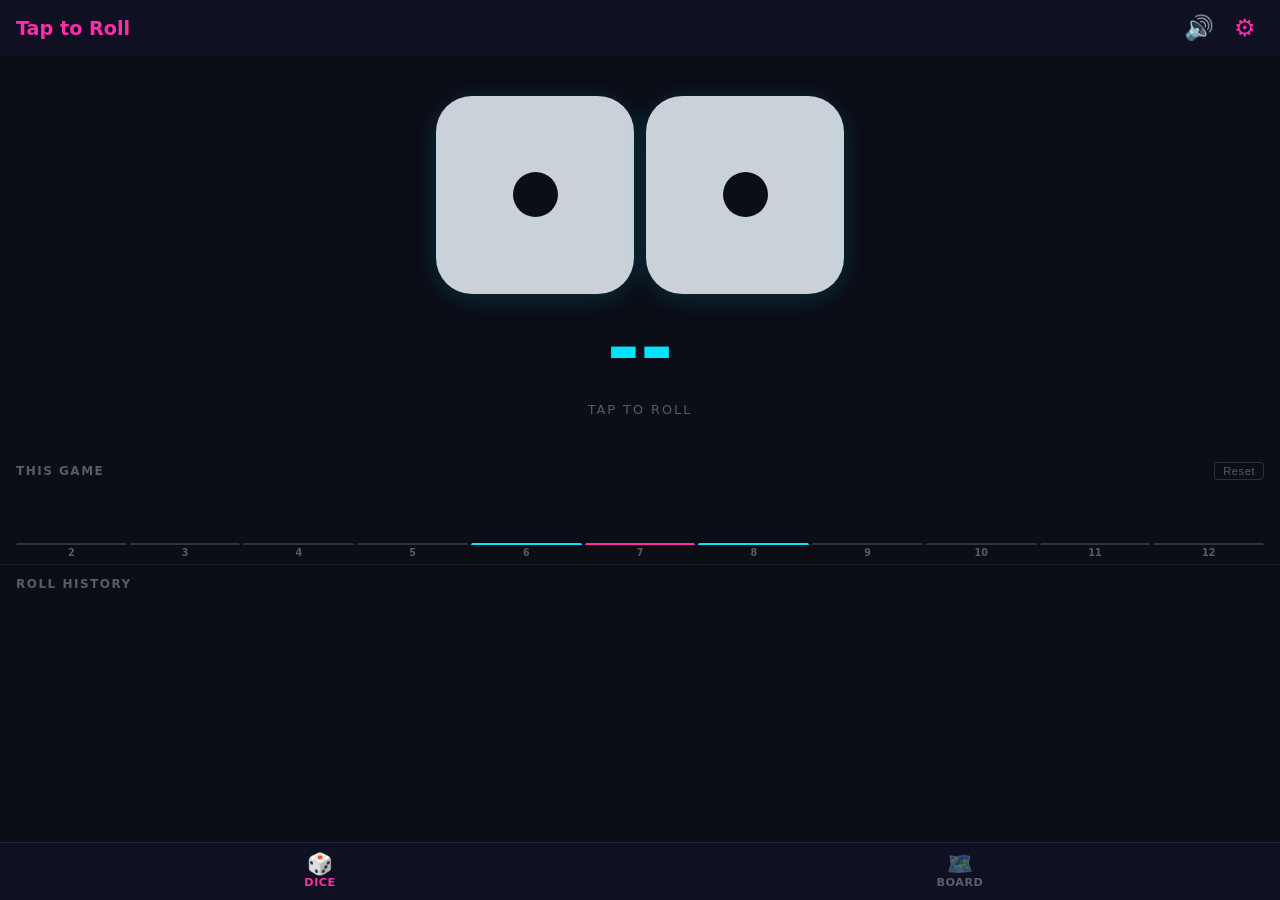
<file: index.html>
<!DOCTYPE html>
<html lang="en">
<head>
  <meta charset="UTF-8">
  <meta name="viewport" content="width=device-width, initial-scale=1.0">
  <meta name="theme-color" content="#0B0D17">
  <meta name="apple-mobile-web-app-capable" content="yes">
  <meta name="apple-mobile-web-app-status-bar-style" content="black-translucent">
  <meta name="apple-mobile-web-app-title" content="Catan Dice">
  <link rel="manifest" href="manifest.json">
  <link rel="icon" href="icons/icon.svg" type="image/svg+xml">
  <link rel="apple-touch-icon" href="icons/icon-192.png">
  <title>Catan Dice Roller</title>
  <link rel="stylesheet" href="style.css">
</head>
<body>
  <div id="app">

    <header>
      <div id="player-display">Tap to Roll</div>
      <div class="header-btns">
        <button id="pause-btn" class="hidden" aria-label="Pause">&#9646;&#9646;</button>
        <button id="mute-btn" aria-label="Mute">🔊</button>
        <button id="settings-btn" aria-label="Settings">&#9881;</button>
      </div>
    </header>

    <div id="roll-area">
      <div id="dice-container"></div>

      <div id="roll-result">
        <div id="roll-sum">--</div>
        <div id="robber-label" class="hidden">ROBBER!</div>
      </div>

      <div id="tap-hint">Tap to Roll</div>
    </div>

    <div id="timer-bar-container" class="hidden">
      <div id="timer-bar"></div>
    </div>

    <button id="resume-btn" class="hidden">&#9654; Resume Auto-Roll</button>

    <div id="stats-panel">
      <div class="stats-header">
        <h2>This Game</h2>
        <span id="deck-progress"></span>
        <button id="reset-stats-btn">Reset</button>
      </div>
      <div id="stats-chart"></div>
    </div>

    <div id="history-panel">
      <div class="history-header">
        <h2>Roll History</h2>
        <span id="roll-counter"></span>
      </div>
      <ol id="history-list"></ol>
    </div>

  </div>

  <!-- Settings Panel -->
  <div id="settings-overlay" class="hidden">
    <div id="settings-panel">
      <div class="settings-header">
        <h2>Settings</h2>
        <button id="close-settings">&#10005;</button>
      </div>

      <div class="settings-body">
      <div class="setting-row">
        <label for="theme-btn">Theme</label>
        <button id="theme-btn">🌙 Dark</button>
      </div>

      <div class="setting-row">
        <label for="dice-count">Number of Dice</label>
        <select id="dice-count">
          <option value="1">1</option>
          <option value="2" selected>2</option>
          <option value="3">3</option>
          <option value="4">4</option>
          <option value="5">5</option>
        </select>
      </div>

      <div class="setting-row">
        <label for="die-sides">Die Type</label>
        <select id="die-sides">
          <option value="4">d4</option>
          <option value="6" selected>d6</option>
          <option value="8">d8</option>
          <option value="10">d10</option>
          <option value="12">d12</option>
          <option value="20">d20</option>
        </select>
      </div>

      <div class="setting-row">
        <label for="player-count">Number of Players</label>
        <select id="player-count">
          <option value="1">1</option>
          <option value="2">2</option>
          <option value="3">3</option>
          <option value="4" selected>4</option>
          <option value="5">5</option>
          <option value="6">6</option>
        </select>
      </div>

      <div id="player-names-section" class="hidden">
        <div class="setting-section-label">Player Names</div>
        <div id="player-name-inputs"></div>
      </div>

      <div class="setting-row">
        <label for="auto-roll-toggle">Auto-Roll</label>
        <input type="checkbox" id="auto-roll-toggle">
      </div>

      <div class="setting-row" id="interval-row">
        <label for="roll-interval">Seconds Between Rolls</label>
        <input type="number" id="roll-interval" min="5" max="300" value="30">
      </div>

      <div class="setting-row" id="pause-row">
        <label for="pause-on-robber">Pause on Robber</label>
        <input type="checkbox" id="pause-on-robber" checked>
      </div>

      <div class="setting-row" id="announce-name-row">
        <label for="announce-name-toggle">Say Name Every Roll</label>
        <input type="checkbox" id="announce-name-toggle" checked>
      </div>

      <div class="setting-row">
        <label for="voice-select">Voice</label>
        <div class="voice-controls">
          <select id="voice-select"><option value="">Default</option></select>
          <button id="voice-test-btn">Test</button>
        </div>
      </div>

      <div class="setting-row" id="fair-roll-row">
        <label for="fair-roll-toggle">Fair Roll <span class="setting-hint">(2d6 only)</span></label>
        <input type="checkbox" id="fair-roll-toggle">
      </div>

      <button id="install-btn" class="hidden">Install App</button>
      </div><!-- end settings-body -->
    </div>
  </div>

  <nav class="bottom-nav">
    <a href="index.html" class="nav-tab active">
      <span class="nav-icon">🎲</span>
      <span class="nav-label">Dice</span>
    </a>
    <a href="board.html" class="nav-tab">
      <span class="nav-icon">🗺️</span>
      <span class="nav-label">Board</span>
    </a>
  </nav>

  <script src="app.js"></script>
</body>
</html>
</file>
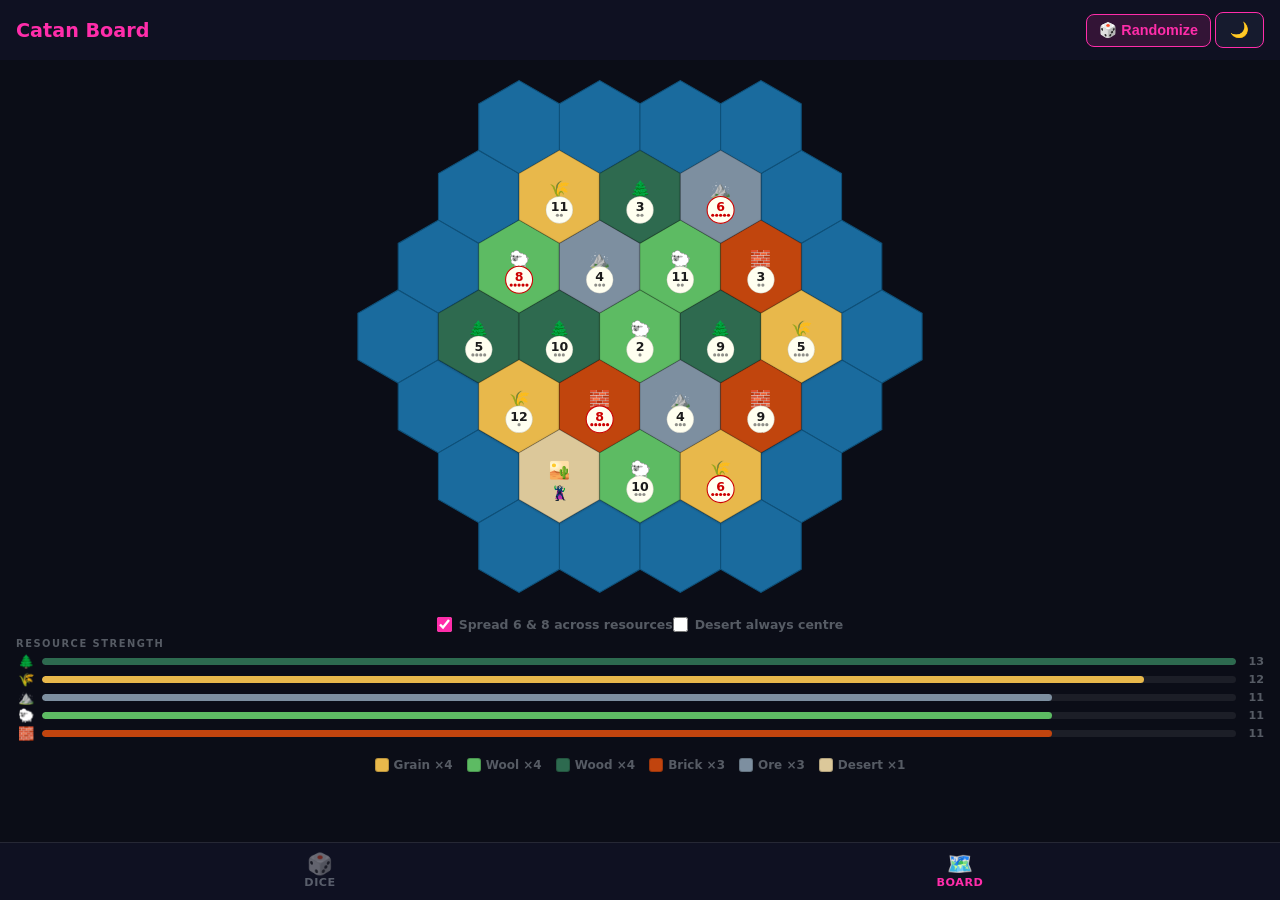
<file: board.html>
<!DOCTYPE html>
<html lang="en" data-theme="dark">
<head>
  <meta charset="UTF-8">
  <meta name="viewport" content="width=device-width, initial-scale=1.0">
  <meta name="theme-color" content="#0B0D17">
  <meta name="apple-mobile-web-app-capable" content="yes">
  <meta name="apple-mobile-web-app-status-bar-style" content="black-translucent">
  <meta name="apple-mobile-web-app-title" content="Catan Dice">
  <title>Catan Board</title>
  <link rel="manifest" href="manifest.json">
  <link rel="icon" href="icons/icon.svg" type="image/svg+xml">
  <link rel="apple-touch-icon" href="icons/icon-192.png">
  <link rel="stylesheet" href="style.css">
  <link rel="stylesheet" href="board.css">
  <script>
    // Apply theme before render to prevent flash
    document.documentElement.setAttribute('data-theme', localStorage.getItem('theme') || 'dark');
  </script>
</head>
<body>
  <div id="app">

    <header>
      <div id="board-title">Catan Board</div>
      <div class="header-btns">
        <button id="randomize-btn" aria-label="Randomize">🎲 Randomize</button>
        <button id="theme-btn" aria-label="Toggle theme">🌙</button>
      </div>
    </header>

    <main id="board-main">
      <div id="board-container">
        <svg id="board-svg" viewBox="-410 -375 820 750" xmlns="http://www.w3.org/2000/svg"
             preserveAspectRatio="xMidYMid meet"></svg>
      </div>

      <div id="board-options">
        <label class="board-option-row" for="balanced-toggle">
          <input type="checkbox" id="balanced-toggle" checked>
          <span>Spread 6 &amp; 8 across resources</span>
        </label>
        <label class="board-option-row" for="desert-center-toggle">
          <input type="checkbox" id="desert-center-toggle">
          <span>Desert always centre</span>
        </label>
      </div>

      <div id="pip-totals"></div>

      <div id="board-legend">
        <div class="legend-item"><span class="legend-swatch" style="background:#E8B84B"></span>Grain ×4</div>
        <div class="legend-item"><span class="legend-swatch" style="background:#5DBB63"></span>Wool ×4</div>
        <div class="legend-item"><span class="legend-swatch" style="background:#2D6A4F"></span>Wood ×4</div>
        <div class="legend-item"><span class="legend-swatch" style="background:#C1440E"></span>Brick ×3</div>
        <div class="legend-item"><span class="legend-swatch" style="background:#7D8FA0"></span>Ore ×3</div>
        <div class="legend-item"><span class="legend-swatch" style="background:#DCC89A"></span>Desert ×1</div>
      </div>
    </main>

    <nav class="bottom-nav">
      <a href="index.html" class="nav-tab">
        <span class="nav-icon">🎲</span>
        <span class="nav-label">Dice</span>
      </a>
      <a href="board.html" class="nav-tab active">
        <span class="nav-icon">🗺️</span>
        <span class="nav-label">Board</span>
      </a>
    </nav>

  </div>
  <script src="board.js"></script>
</body>
</html>
</file>
<file: style.css>
*, *::before, *::after {
  box-sizing: border-box;
  margin: 0;
  padding: 0;
}

:root {
  --red: #CC2200;

  /* Dark theme (default) */
  --bg:                #0B0D17;
  --header-bg:         #0f1122;
  --settings-bg:       #0f1122;
  --input-bg:          #161b2e;
  --text:              #C9D1D9;
  --accent:            #FF2DAA;
  --accent-fg:         #0B0D17;
  --accent-dim:        rgba(255, 45, 170, 0.15);
  --roll-color:        #00E5FF;
  --badge-color:       #7C4DFF;
  --badge-dim:         rgba(124, 77, 255, 0.2);
  --history-bg:        rgba(255, 255, 255, 0.05);
  --history-robber-bg: rgba(255, 45, 170, 0.12);
  --robber-text:       #FF2DAA;
  --hint-color:        rgba(201, 209, 217, 0.4);
  --pip-color:         #0B0D17;
  --die-bg:            #C9D1D9;
  --die-shadow:        0 4px 24px rgba(0, 229, 255, 0.15);
}

[data-theme="light"] {
  --bg:                #f5eed8;
  --header-bg:         #e2d9c0;
  --settings-bg:       #ece3ca;
  --input-bg:          #d8cfb5;
  --text:              #1e3d1b;
  --accent:            #7a5c0f;
  --accent-fg:         #f5eed8;
  --accent-dim:        rgba(122, 92, 15, 0.12);
  --roll-color:        #7a5c0f;
  --badge-color:       #5c3d8f;
  --badge-dim:         rgba(92, 61, 143, 0.12);
  --history-bg:        rgba(0, 0, 0, 0.07);
  --history-robber-bg: rgba(204, 34, 0, 0.1);
  --robber-text:       #8B2000;
  --hint-color:        rgba(30, 61, 27, 0.4);
  --pip-color:         #1a1a1a;
  --die-bg:            #ffffff;
  --die-shadow:        0 4px 16px rgba(0, 0, 0, 0.15);
}

body {
  background: var(--bg);
  color: var(--text);
  font-family: system-ui, -apple-system, sans-serif;
  height: 100dvh;
  display: flex;
  flex-direction: column;
  overflow: hidden;
  user-select: none;
  -webkit-tap-highlight-color: transparent;
  transition: background 0.25s, color 0.25s;
}

#app {
  display: flex;
  flex-direction: column;
  height: 100%;
  overflow: hidden;
  padding-bottom: 58px; /* room for bottom nav */
}

/* Header */
header {
  display: flex;
  justify-content: space-between;
  align-items: center;
  padding: 12px 16px;
  background: var(--header-bg);
  flex-shrink: 0;
  transition: background 0.25s;
}

#player-display {
  font-size: 1.2rem;
  font-weight: 600;
  color: var(--accent);
}

.header-btns {
  display: flex;
  align-items: center;
  gap: 4px;
}

#settings-btn,
#pause-btn,
#mute-btn {
  background: none;
  border: none;
  font-size: 1.5rem;
  color: var(--accent);
  cursor: pointer;
  padding: 4px 8px;
  line-height: 1;
}

#theme-btn {
  background: var(--input-bg);
  border: 1px solid var(--accent);
  color: var(--accent);
  padding: 8px 14px;
  border-radius: 8px;
  font-size: 0.95rem;
  cursor: pointer;
  font-weight: 600;
  white-space: nowrap;
}

#pause-btn.paused {
  color: #ffaa55;
}

/* Roll Area */
#roll-area {
  flex-shrink: 0;
  display: flex;
  flex-direction: column;
  align-items: center;
  justify-content: center;
  padding: 24px 16px 20px;
  gap: 14px;
  cursor: pointer;
  min-height: 44vh;
  transition: background 0.4s;
}

#roll-area:active {
  background: rgba(255, 255, 255, 0.05);
}

#roll-area.robber {
  animation: robber-flash 0.6s ease forwards;
  background: rgba(204, 34, 0, 0.15);
}

@keyframes robber-flash {
  0%   { background: rgba(204, 34, 0, 0.7); }
  100% { background: rgba(204, 34, 0, 0.15); }
}

/* Dice */
#dice-container {
  display: flex;
  gap: 12px;
  align-items: center;
  flex-wrap: wrap;
  justify-content: center;
}

.die {
  width: var(--die-size, 22vmin);
  height: var(--die-size, 22vmin);
  background: var(--die-bg);
  border-radius: 4vmin;
  display: grid;
  grid-template-columns: 1fr 1fr 1fr;
  grid-template-rows: 1fr 1fr 1fr;
  padding: 2.5vmin;
  gap: 1vmin;
  box-shadow: var(--die-shadow);
  transition: box-shadow 0.25s;
}

.die--number {
  display: flex;
  align-items: center;
  justify-content: center;
}

.die-val {
  font-size: calc(var(--die-size, 22vmin) * 0.42);
  font-weight: 900;
  color: var(--pip-color);
  line-height: 1;
}

.die.rolling {
  animation: shake 0.5s ease;
}

@keyframes shake {
  0%   { transform: translate(0, 0) rotate(0deg); }
  15%  { transform: translate(-4px, 2px) rotate(-6deg); }
  30%  { transform: translate(4px, -3px) rotate(6deg); }
  45%  { transform: translate(-3px, 3px) rotate(-4deg); }
  60%  { transform: translate(3px, -1px) rotate(4deg); }
  75%  { transform: translate(-1px, 2px) rotate(-2deg); }
  100% { transform: translate(0, 0) rotate(0deg); }
}

.pip {
  border-radius: 50%;
  background: var(--pip-color);
  visibility: hidden;
  width: 100%;
  height: 100%;
}

/* Pip grid positions */
.p1 { grid-area: 1 / 1; }
.p2 { grid-area: 1 / 3; }
.p3 { grid-area: 2 / 1; }
.p4 { grid-area: 2 / 2; }
.p5 { grid-area: 2 / 3; }
.p6 { grid-area: 3 / 1; }
.p7 { grid-area: 3 / 3; }

/* Face definitions */
.face-1 .p4                                           { visibility: visible; }
.face-2 .p2, .face-2 .p6                             { visibility: visible; }
.face-3 .p2, .face-3 .p4, .face-3 .p6               { visibility: visible; }
.face-4 .p1, .face-4 .p2, .face-4 .p6, .face-4 .p7  { visibility: visible; }
.face-5 .p1, .face-5 .p2, .face-5 .p4,
.face-5 .p6, .face-5 .p7                             { visibility: visible; }
.face-6 .p1, .face-6 .p2, .face-6 .p3,
.face-6 .p5, .face-6 .p6, .face-6 .p7               { visibility: visible; }

/* Roll result */
#roll-result {
  text-align: center;
  line-height: 1;
}

#roll-sum {
  font-size: 5rem;
  font-weight: 900;
  color: var(--roll-color);
  line-height: 1;
}

#robber-label {
  font-size: 1.6rem;
  font-weight: 900;
  color: var(--red);
  letter-spacing: 3px;
  margin-top: 4px;
  animation: pulse-red 1s ease infinite alternate;
}

@keyframes pulse-red {
  from { opacity: 1; }
  to   { opacity: 0.6; }
}

#tap-hint {
  font-size: 0.8rem;
  color: var(--hint-color);
  letter-spacing: 2px;
  text-transform: uppercase;
}

/* Timer bar */
#timer-bar-container {
  height: 5px;
  background: rgba(255, 255, 255, 0.12);
  flex-shrink: 0;
}

#timer-bar {
  height: 100%;
  background: var(--accent);
  width: 100%;
}

/* Resume button */
#resume-btn {
  margin: 10px 16px 0;
  padding: 14px;
  background: var(--accent);
  color: var(--accent-fg);
  border: none;
  border-radius: 10px;
  font-size: 1rem;
  font-weight: 700;
  cursor: pointer;
  flex-shrink: 0;
  letter-spacing: 0.5px;
}

/* History */
#history-panel {
  flex: 1;
  overflow-y: auto;
  padding: 12px 16px 16px;
  -webkit-overflow-scrolling: touch;
}

.history-header {
  display: flex;
  justify-content: space-between;
  align-items: center;
  margin-bottom: 8px;
}

#history-panel h2 {
  font-size: 0.75rem;
  text-transform: uppercase;
  letter-spacing: 1.5px;
  color: var(--hint-color);
}

#roll-counter {
  font-size: 0.65rem;
  color: var(--hint-color);
  font-weight: 600;
  letter-spacing: 0.5px;
}

#history-list {
  list-style: none;
  display: flex;
  flex-direction: column;
  gap: 5px;
}

#history-list li {
  padding: 8px 12px;
  background: var(--history-bg);
  border-radius: 8px;
  font-size: 1rem;
  display: flex;
  align-items: center;
  gap: 8px;
}

#history-list li.robber-entry {
  background: var(--history-robber-bg);
  color: var(--robber-text);
}

.history-player {
  font-size: 0.7rem;
  background: var(--badge-dim);
  color: var(--badge-color);
  padding: 2px 7px;
  border-radius: 4px;
  font-weight: 700;
  flex-shrink: 0;
}

.history-sum {
  font-weight: 700;
  margin-left: auto;
  font-size: 1.1rem;
}

/* Settings overlay */
#settings-overlay {
  position: fixed;
  inset: 0;
  background: rgba(0, 0, 0, 0.65);
  display: flex;
  align-items: flex-end;
  z-index: 100;
}

#settings-panel {
  width: 100%;
  background: var(--settings-bg);
  border-radius: 20px 20px 0 0;
  padding: 0;
  display: flex;
  flex-direction: column;
  max-height: 90dvh;
  transition: background 0.25s;
}

.settings-header {
  display: flex;
  justify-content: space-between;
  align-items: center;
  padding: 20px 20px 16px;
  flex-shrink: 0;
  border-bottom: 1px solid rgba(128, 128, 128, 0.15);
}

.settings-body {
  overflow-y: auto;
  -webkit-overflow-scrolling: touch;
  padding: 16px 20px 32px;
  display: flex;
  flex-direction: column;
  gap: 20px;
}

.settings-header h2 {
  font-size: 1.2rem;
  font-weight: 700;
  color: var(--accent);
}

#close-settings {
  background: none;
  border: none;
  color: var(--text);
  font-size: 1.2rem;
  cursor: pointer;
  padding: 4px 8px;
  opacity: 0.7;
}

.setting-row {
  display: flex;
  justify-content: space-between;
  align-items: center;
  gap: 16px;
}

.setting-row label {
  font-size: 1rem;
  flex: 1;
}

.setting-row select,
.setting-row input[type="number"] {
  background: var(--input-bg);
  border: 1px solid rgba(255, 255, 255, 0.3);
  color: var(--text);
  padding: 8px 12px;
  border-radius: 8px;
  font-size: 1rem;
  width: 80px;
  text-align: center;
}

[data-theme="light"] .setting-row select,
[data-theme="light"] .setting-row input[type="number"] {
  border-color: rgba(0, 0, 0, 0.2);
}

.setting-row input[type="checkbox"] {
  width: 22px;
  height: 22px;
  cursor: pointer;
  accent-color: var(--accent);
  flex-shrink: 0;
}

.voice-controls {
  display: flex;
  gap: 8px;
  align-items: center;
}

.voice-controls select {
  background: var(--input-bg);
  border: 1px solid rgba(255, 255, 255, 0.3);
  color: var(--text);
  padding: 8px 10px;
  border-radius: 8px;
  font-size: 0.9rem;
  max-width: 160px;
}

[data-theme="light"] .voice-controls select {
  border-color: rgba(0, 0, 0, 0.2);
}

#voice-test-btn {
  background: var(--accent-dim);
  border: 1px solid var(--accent);
  color: var(--accent);
  padding: 8px 12px;
  border-radius: 8px;
  font-size: 0.9rem;
  cursor: pointer;
  white-space: nowrap;
  flex-shrink: 0;
}

#install-btn {
  padding: 14px;
  background: var(--accent);
  color: var(--accent-fg);
  border: none;
  border-radius: 10px;
  font-size: 1rem;
  font-weight: 700;
  cursor: pointer;
}

/* Stats chart */
#stats-panel {
  padding: 10px 16px 6px;
  flex-shrink: 0;
  border-bottom: 1px solid rgba(128, 128, 128, 0.1);
}

.stats-header {
  display: flex;
  justify-content: space-between;
  align-items: center;
  margin-bottom: 6px;
}

#stats-panel h2 {
  font-size: 0.75rem;
  text-transform: uppercase;
  letter-spacing: 1.5px;
  color: var(--hint-color);
}

#deck-progress {
  font-size: 0.65rem;
  color: var(--accent);
  font-weight: 700;
  letter-spacing: 0.5px;
  margin-left: auto;
  margin-right: 8px;
}

#reset-stats-btn {
  background: none;
  border: 1px solid rgba(128, 128, 128, 0.3);
  color: var(--hint-color);
  font-size: 0.7rem;
  padding: 2px 8px;
  border-radius: 4px;
  cursor: pointer;
  letter-spacing: 0.5px;
}

.setting-hint {
  font-size: 0.75rem;
  opacity: 0.55;
}

#stats-chart {
  display: flex;
  gap: 3px;
  align-items: flex-end;
  height: 72px;
}

.stat-col {
  flex: 1;
  display: flex;
  flex-direction: column;
  align-items: center;
  height: 100%;
  position: relative;
  cursor: pointer;
}

.stat-col::after {
  content: attr(data-tooltip);
  position: absolute;
  bottom: calc(100% + 4px);
  left: 50%;
  transform: translateX(-50%);
  background: var(--text);
  color: var(--bg);
  padding: 3px 7px;
  border-radius: 5px;
  font-size: 0.65rem;
  white-space: nowrap;
  pointer-events: none;
  opacity: 0;
  transition: opacity 0.15s;
  z-index: 10;
}

.stat-col:hover::after,
.stat-col.active::after {
  opacity: 1;
}

.stat-count {
  font-size: 0.55rem;
  color: var(--hint-color);
  height: 12px;
  line-height: 12px;
  font-weight: 600;
}

.stat-bar-wrap {
  flex: 1;
  width: 100%;
  display: flex;
  align-items: flex-end;
}

.stat-bar {
  width: 100%;
  border-radius: 3px 3px 0 0;
  min-height: 2px;
  transition: height 0.35s ease;
}

.bar-robber { background: var(--accent); }
.bar-hot    { background: var(--roll-color); }
.bar-normal { background: var(--hint-color); opacity: 0.5; }

.stat-num {
  font-size: 0.6rem;
  color: var(--hint-color);
  margin-top: 2px;
  font-weight: 700;
}

/* Player names */
.setting-section-label {
  font-size: 0.75rem;
  text-transform: uppercase;
  letter-spacing: 1.5px;
  color: var(--hint-color);
  margin-bottom: 8px;
}

#player-name-inputs {
  display: flex;
  flex-direction: column;
  gap: 6px;
}

.name-input-row {
  display: flex;
  align-items: center;
  gap: 10px;
}

.name-input-row label {
  font-size: 0.85rem;
  color: var(--accent);
  font-weight: 700;
  width: 26px;
  flex-shrink: 0;
}

.player-name-input {
  flex: 1;
  background: var(--input-bg);
  border: 1px solid rgba(255, 255, 255, 0.3);
  color: var(--text);
  padding: 7px 10px;
  border-radius: 8px;
  font-size: 0.95rem;
}

[data-theme="light"] .player-name-input {
  border-color: rgba(0, 0, 0, 0.2);
}

.hidden {
  display: none !important;
}

/* Bottom nav */
.bottom-nav {
  position: fixed;
  bottom: 0;
  left: 0;
  right: 0;
  display: flex;
  background: var(--header-bg);
  border-top: 1px solid rgba(128, 128, 128, 0.2);
  z-index: 50;
  height: 58px;
}

.nav-tab {
  flex: 1;
  display: flex;
  flex-direction: column;
  align-items: center;
  justify-content: center;
  gap: 2px;
  text-decoration: none;
  color: var(--hint-color);
  font-size: 0.7rem;
  letter-spacing: 0.5px;
  transition: color 0.2s;
}

.nav-tab.active {
  color: var(--accent);
}

.nav-icon {
  font-size: 1.3rem;
  line-height: 1;
}

.nav-label {
  text-transform: uppercase;
  font-weight: 700;
}
</file>
<file: board.css>
/* Board page layout */
#board-title {
  font-size: 1.2rem;
  font-weight: 700;
  color: var(--accent);
}

#randomize-btn {
  background: var(--accent-dim);
  border: 1px solid var(--accent);
  color: var(--accent);
  padding: 7px 12px;
  border-radius: 8px;
  font-size: 0.9rem;
  font-weight: 600;
  cursor: pointer;
  white-space: nowrap;
}

#board-main {
  flex: 1;
  display: flex;
  flex-direction: column;
  overflow: hidden;
  padding-bottom: 60px; /* room for nav */
}

#board-container {
  flex: 1;
  display: flex;
  align-items: center;
  justify-content: center;
  padding: 8px;
  overflow: hidden;
}

#board-svg {
  width: 100%;
  height: 100%;
  max-height: calc(100vh - 180px);
  transform-origin: center center;
}

/* Pip totals */
#pip-totals {
  padding: 4px 16px 6px;
  flex-shrink: 0;
}

.pip-label {
  font-size: 0.62rem;
  text-transform: uppercase;
  letter-spacing: 1.5px;
  color: var(--hint-color);
  margin-bottom: 5px;
  font-weight: 700;
}

.pip-row {
  display: flex;
  align-items: center;
  gap: 6px;
  margin-bottom: 3px;
}

.pip-emoji {
  font-size: 0.82rem;
  width: 20px;
  text-align: center;
  flex-shrink: 0;
}

.pip-bar-wrap {
  flex: 1;
  height: 7px;
  background: rgba(128, 128, 128, 0.15);
  border-radius: 4px;
  overflow: hidden;
}

.pip-bar {
  height: 100%;
  border-radius: 4px;
  transition: width 0.35s ease;
}

.pip-count {
  font-size: 0.7rem;
  font-weight: 700;
  color: var(--hint-color);
  width: 22px;
  text-align: right;
  flex-shrink: 0;
}

/* Board options bar */
#board-options {
  display: flex;
  justify-content: center;
  padding: 4px 16px 2px;
  flex-shrink: 0;
}

.board-option-row {
  display: flex;
  align-items: center;
  gap: 7px;
  font-size: 0.78rem;
  font-weight: 600;
  color: var(--hint-color);
  cursor: pointer;
  user-select: none;
}

.board-option-row input[type="checkbox"] {
  width: 15px;
  height: 15px;
  accent-color: var(--accent);
  cursor: pointer;
  flex-shrink: 0;
}

/* Legend */
#board-legend {
  display: flex;
  flex-wrap: wrap;
  justify-content: center;
  gap: 6px 14px;
  padding: 8px 16px 10px;
  flex-shrink: 0;
}

.legend-item {
  display: flex;
  align-items: center;
  gap: 5px;
  font-size: 0.75rem;
  color: var(--hint-color);
  font-weight: 600;
}

.legend-swatch {
  width: 14px;
  height: 14px;
  border-radius: 3px;
  flex-shrink: 0;
  border: 1px solid rgba(0,0,0,0.2);
}

/* Bottom nav */
.bottom-nav {
  position: fixed;
  bottom: 0;
  left: 0;
  right: 0;
  display: flex;
  background: var(--header-bg);
  border-top: 1px solid rgba(128, 128, 128, 0.2);
  z-index: 50;
  height: 58px;
}

.nav-tab {
  flex: 1;
  display: flex;
  flex-direction: column;
  align-items: center;
  justify-content: center;
  gap: 2px;
  text-decoration: none;
  color: var(--hint-color);
  font-size: 0.7rem;
  letter-spacing: 0.5px;
  transition: color 0.2s;
}

.nav-tab.active {
  color: var(--accent);
}

.nav-icon {
  font-size: 1.3rem;
  line-height: 1;
}

.nav-label {
  text-transform: uppercase;
  font-weight: 700;
}
</file>
